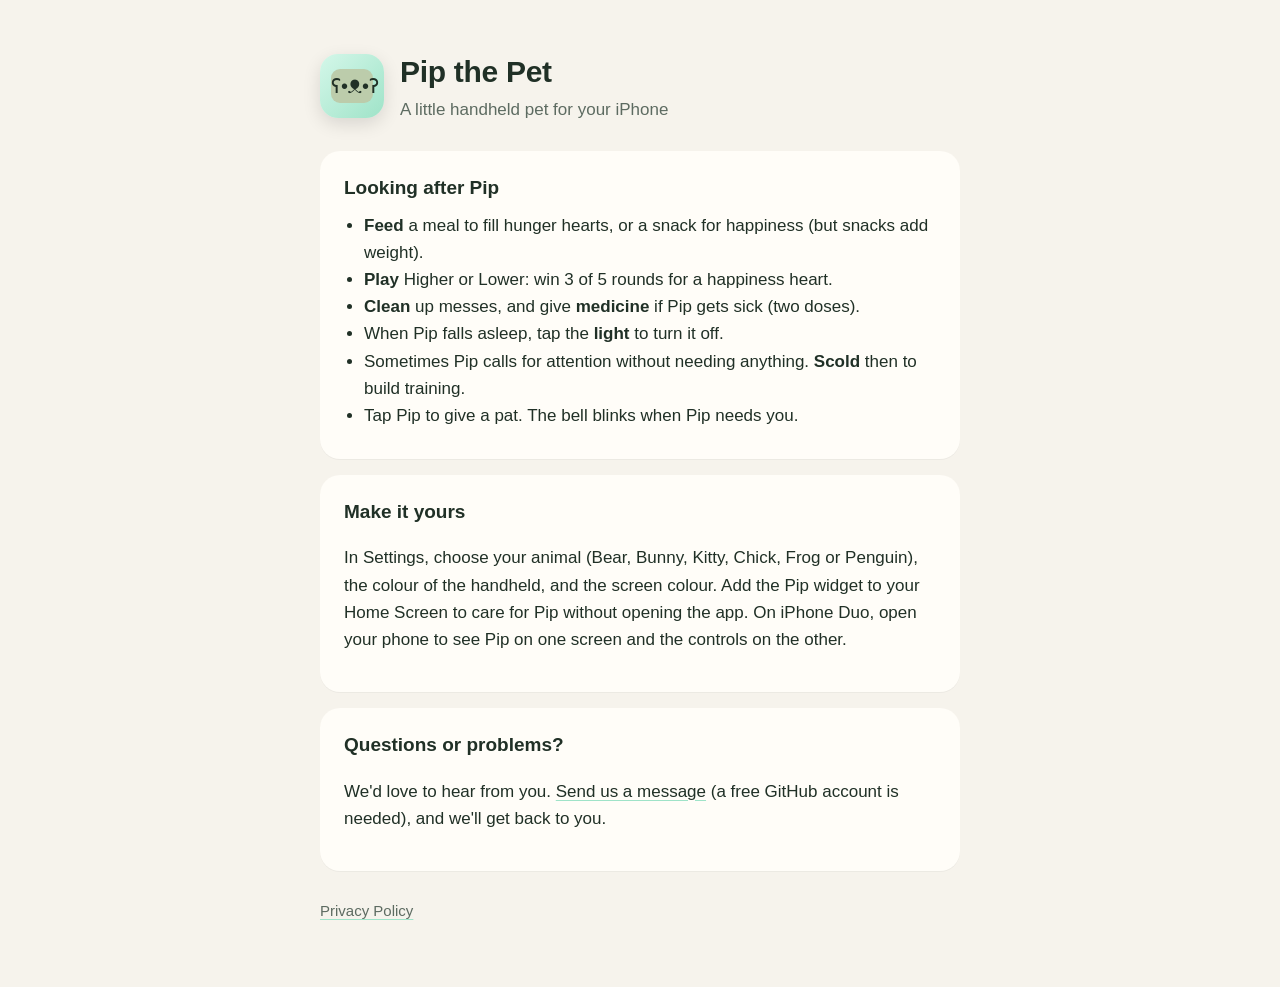
<file: index.html>
<!doctype html>
<html lang="en">
<head>
<meta charset="utf-8">
<meta name="viewport" content="width=device-width, initial-scale=1">
<title>Pip the Pet – Support</title>
<link rel="stylesheet" href="style.css">
</head>
<body>
<main>
  <header>
    <div class="logo"><span>ʕ•ᴥ•ʔ</span></div>
    <div><h1>Pip the Pet</h1><p class="sub">A little handheld pet for your iPhone</p></div>
  </header>

  <section>
    <h2>Looking after Pip</h2>
    <ul>
      <li><strong>Feed</strong> a meal to fill hunger hearts, or a snack for happiness (but snacks add weight).</li>
      <li><strong>Play</strong> Higher or Lower: win 3 of 5 rounds for a happiness heart.</li>
      <li><strong>Clean</strong> up messes, and give <strong>medicine</strong> if Pip gets sick (two doses).</li>
      <li>When Pip falls asleep, tap the <strong>light</strong> to turn it off.</li>
      <li>Sometimes Pip calls for attention without needing anything. <strong>Scold</strong> then to build training.</li>
      <li>Tap Pip to give a pat. The bell blinks when Pip needs you.</li>
    </ul>
  </section>

  <section>
    <h2>Make it yours</h2>
    <p>In Settings, choose your animal (Bear, Bunny, Kitty, Chick, Frog or Penguin), the colour of the handheld, and the screen colour. Add the Pip widget to your Home Screen to care for Pip without opening the app. On iPhone Duo, open your phone to see Pip on one screen and the controls on the other.</p>
  </section>

  <section>
    <h2>Questions or problems?</h2>
    <p>We'd love to hear from you. <a href="https://github.com/H3XY/pip-site/issues/new">Send us a message</a> (a free GitHub account is needed), and we'll get back to you.</p>
  </section>

  <nav><a href="privacy.html">Privacy Policy</a></nav>
</main>
</body>
</html>
</file>
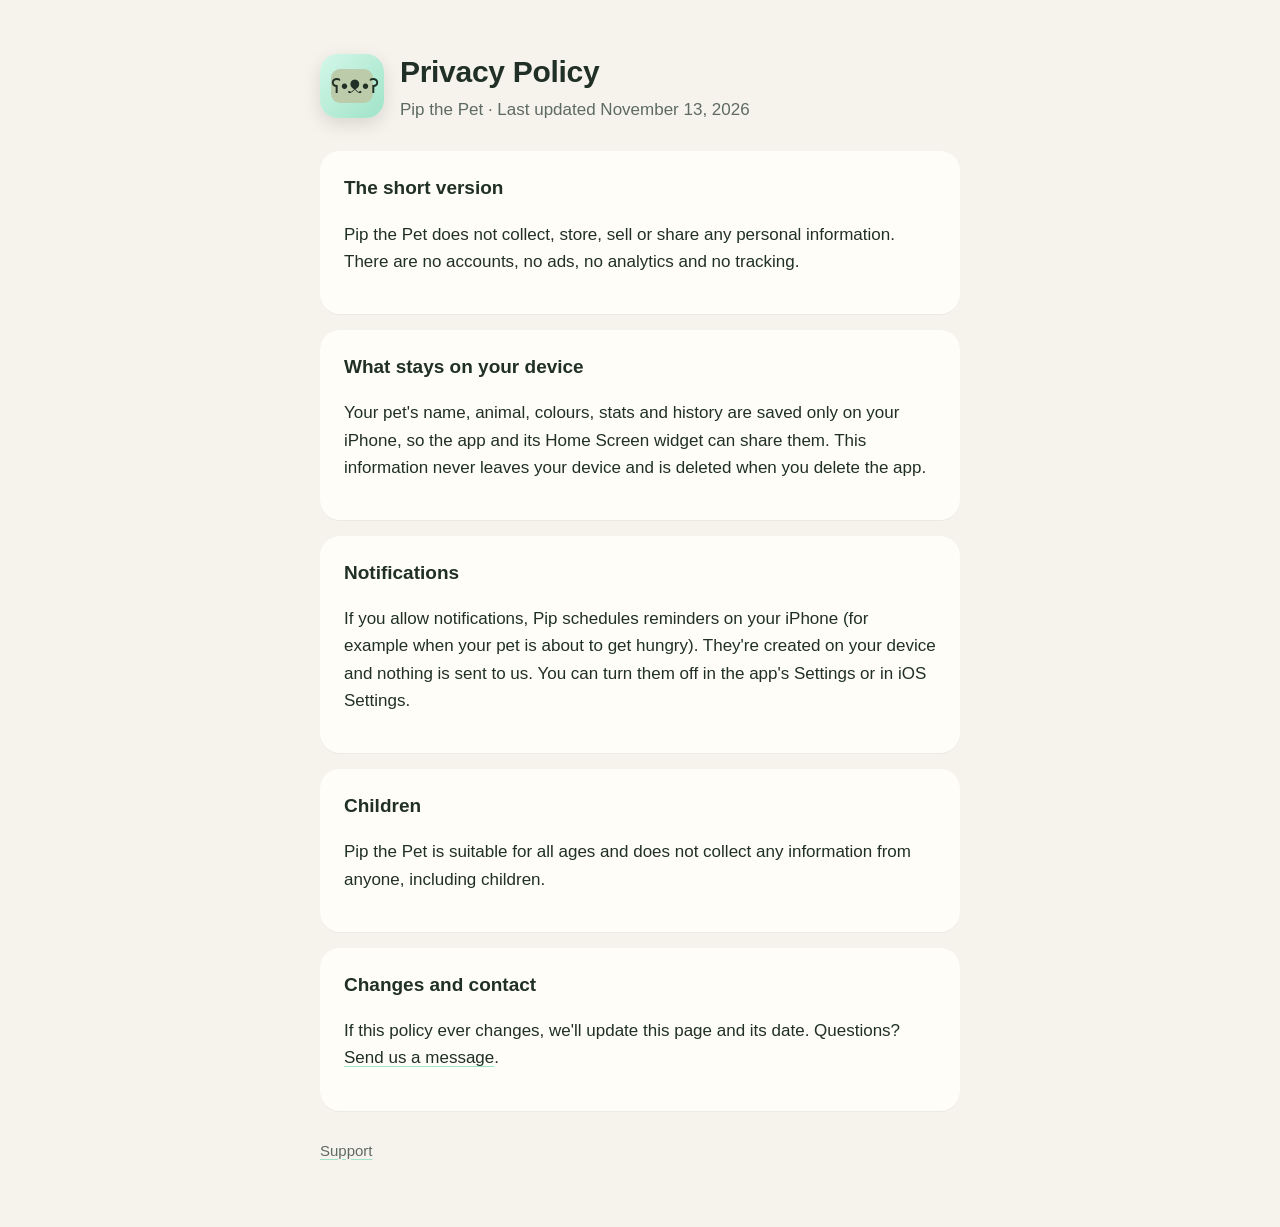
<file: privacy.html>
<!doctype html>
<html lang="en">
<head>
<meta charset="utf-8">
<meta name="viewport" content="width=device-width, initial-scale=1">
<title>Pip the Pet – Privacy Policy</title>
<link rel="stylesheet" href="style.css">
</head>
<body>
<main>
  <header>
    <div class="logo"><span>ʕ•ᴥ•ʔ</span></div>
    <div><h1>Privacy Policy</h1><p class="sub">Pip the Pet · Last updated November 13, 2026</p></div>
  </header>

  <section>
    <h2>The short version</h2>
    <p>Pip the Pet does not collect, store, sell or share any personal information. There are no accounts, no ads, no analytics and no tracking.</p>
  </section>

  <section>
    <h2>What stays on your device</h2>
    <p>Your pet's name, animal, colours, stats and history are saved only on your iPhone, so the app and its Home Screen widget can share them. This information never leaves your device and is deleted when you delete the app.</p>
  </section>

  <section>
    <h2>Notifications</h2>
    <p>If you allow notifications, Pip schedules reminders on your iPhone (for example when your pet is about to get hungry). They're created on your device and nothing is sent to us. You can turn them off in the app's Settings or in iOS Settings.</p>
  </section>

  <section>
    <h2>Children</h2>
    <p>Pip the Pet is suitable for all ages and does not collect any information from anyone, including children.</p>
  </section>

  <section>
    <h2>Changes and contact</h2>
    <p>If this policy ever changes, we'll update this page and its date. Questions? <a href="https://github.com/H3XY/pip-site/issues/new">Send us a message</a>.</p>
  </section>

  <nav><a href="index.html">Support</a></nav>
</main>
</body>
</html>
</file>
<file: style.css>
:root { --bg:#f6f3ec; --card:#fffdf8; --ink:#203026; --muted:#5d6b61; --lcd:#bcccab; --mint:#9fe3c8; }
@media (prefers-color-scheme: dark) { :root { --bg:#141716; --card:#1d2220; --ink:#e6efe9; --muted:#9aa9a0; --lcd:#2c3a33; --mint:#3d8f74; } }
* { box-sizing: border-box; }
body { margin:0; background:var(--bg); color:var(--ink); font: 17px/1.6 -apple-system, BlinkMacSystemFont, "SF Pro Rounded", "Segoe UI", sans-serif; }
main { max-width: 680px; margin: 0 auto; padding: 48px 20px 64px; }
header { display:flex; align-items:center; gap:16px; margin-bottom: 28px; }
.logo { width:64px; height:64px; border-radius:18px; background: linear-gradient(135deg, #d4f7e9, var(--mint)); display:grid; place-items:center; box-shadow: 0 6px 18px rgba(0,0,0,.12); }
.logo span { width:42px; height:34px; border-radius:9px; background:var(--lcd); display:grid; place-items:center; font-size:20px; }
h1 { margin:0; font-size: 30px; letter-spacing:-.01em; }
.sub { margin:0; color:var(--muted); }
section { background:var(--card); border-radius:20px; padding: 22px 24px; margin: 16px 0; box-shadow: 0 1px 0 rgba(0,0,0,.04); }
h2 { margin: 0 0 8px; font-size: 19px; }
ul { padding-left: 20px; margin: 8px 0; }
a { color: inherit; text-decoration-color: var(--mint); text-underline-offset: 3px; }
nav { margin-top: 28px; color: var(--muted); font-size: 15px; }
nav a { margin-right: 16px; }
</file>
